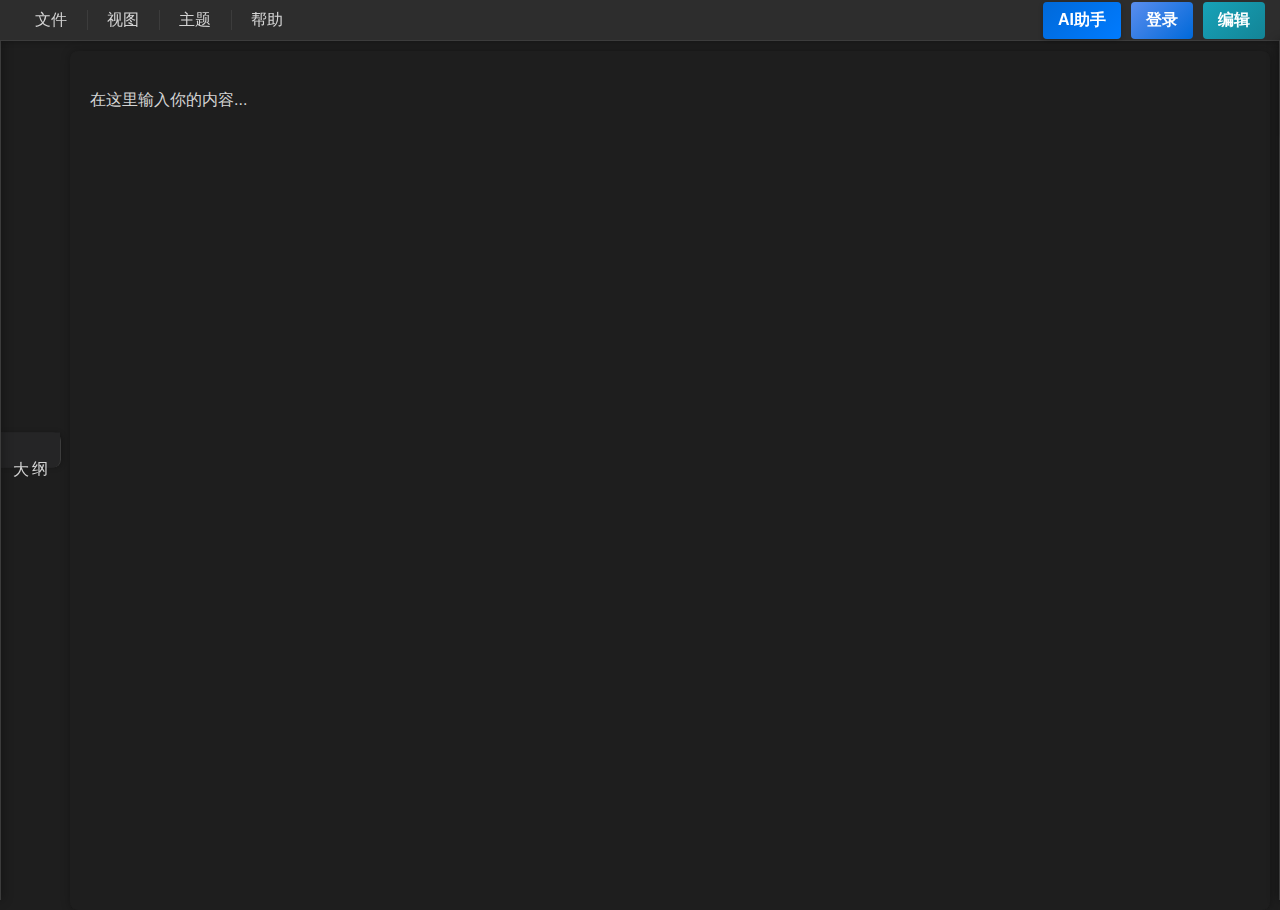
<file: target/classes/static/mainpage/index.html>
<!DOCTYPE html>
<html lang="en">
<head>
    <meta charset="UTF-8">
    <meta name="viewport" content="width=device-width, initial-scale=1.0">
    <title>主界面</title>
    <link rel="stylesheet" href="styles.css">
</head>
<body>
    <div class="app-container">
        <div class="menu-bar">
            <div class="menu-item">文件</div>
            <div class="menu-item">视图</div>
            <div class="menu-item">主题</div>
            <div class="menu-item">帮助</div>
            <div class="ai" id="ai-button">AI助手</div>
            <div class="login" id="loginButton">登录</div>
            <div class="edit">编辑</div>
        </div>

        <div class="tab-bar">
            <div class="tab">纲<br>大</div>
        </div>

        <div class="sidebar">
            <div class="sidebar-editor" contenteditable="true">
                <!-- 侧边栏可编辑区域 -->
                <p>侧边栏编辑内容...</p>
            </div>
        </div>

        <div class="editor-wrapper">
            <div class="editor-container">
                <div class="editor-area" contenteditable="true">
                    <!-- 可编辑区域 -->
                    <p>在这里输入你的内容...</p>
                </div>
            </div>
        </div>

        <!-- ai 侧边栏-->
        <div class="ai-sidebar">
            <div class="ai-header">
                <h3><i class="fas fa-magic"></i> AI写作助手</h3>
            </div>

            <div class="ai-conversation">
                <div class="ai-message ai-response">
                    <div class="avatar"><i class="fas fa-robot"></i></div>
                    <div class="message-content">你好！我是AI写作助手，有什么可以帮助您的？</div>
                </div>
            </div>

            <div class="ai-input-area">
                <input type="text" placeholder="输入您的问题或指令...">
                <button class="send-btn"><i class="fas fa-paper-plane"></i> </button>
            </div>
        </div>

    </div>

    <script src="script.js"></script>
</body>
</html>
</file>
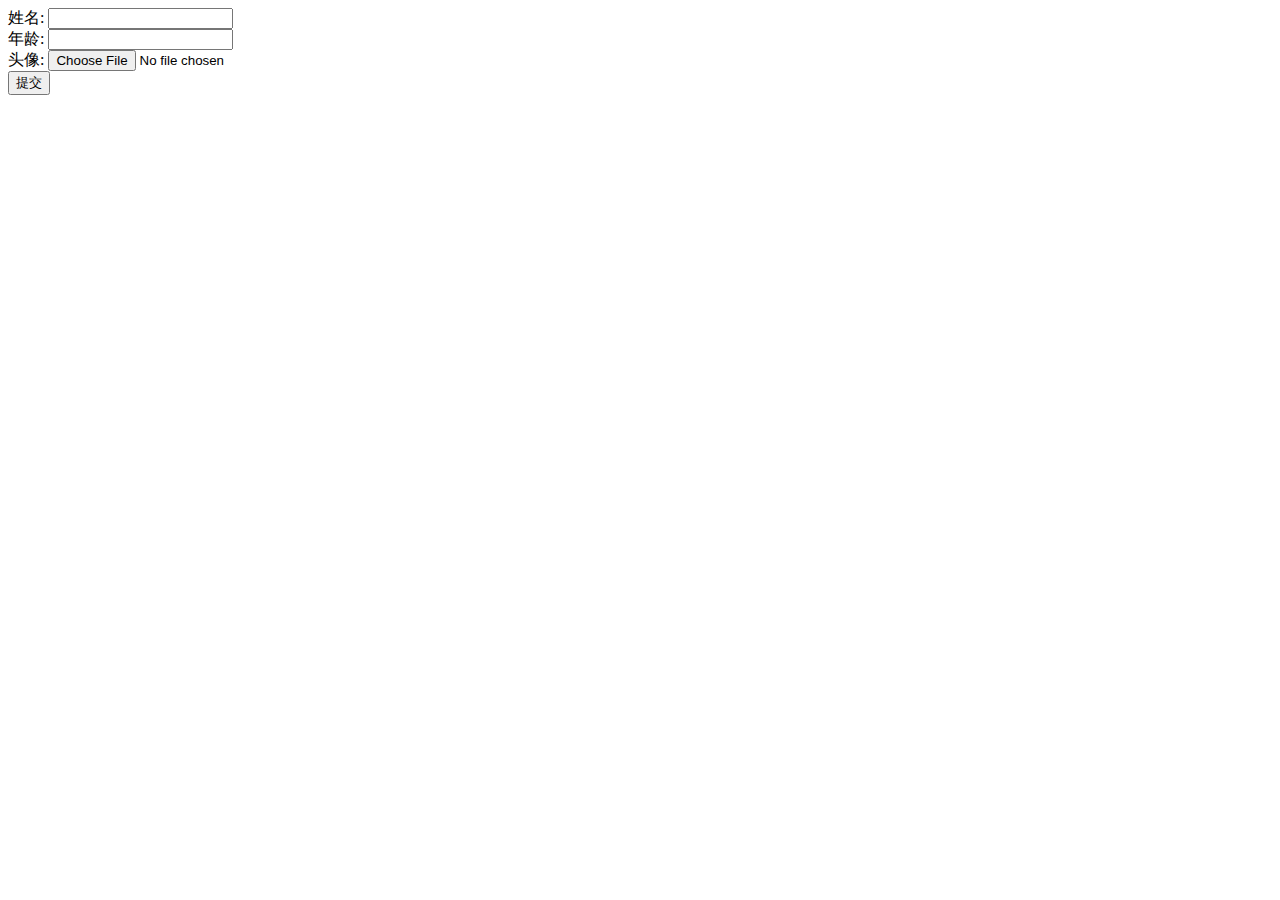
<file: target/classes/static/upload.html>
<!DOCTYPE html>
<html lang="en">
<head>
    <meta charset="UTF-8">
    <title>上传文件</title>
</head>
<body>

    <form action="/upload" method="post" enctype="multipart/form-data">
        姓名: <input type="text" name="name"><br>
        年龄: <input type="text" name="age"><br>
        头像: <input type="file" name="file"><br>
        <input type="submit" value="提交">
    </form>

</body>
</html>
</file>
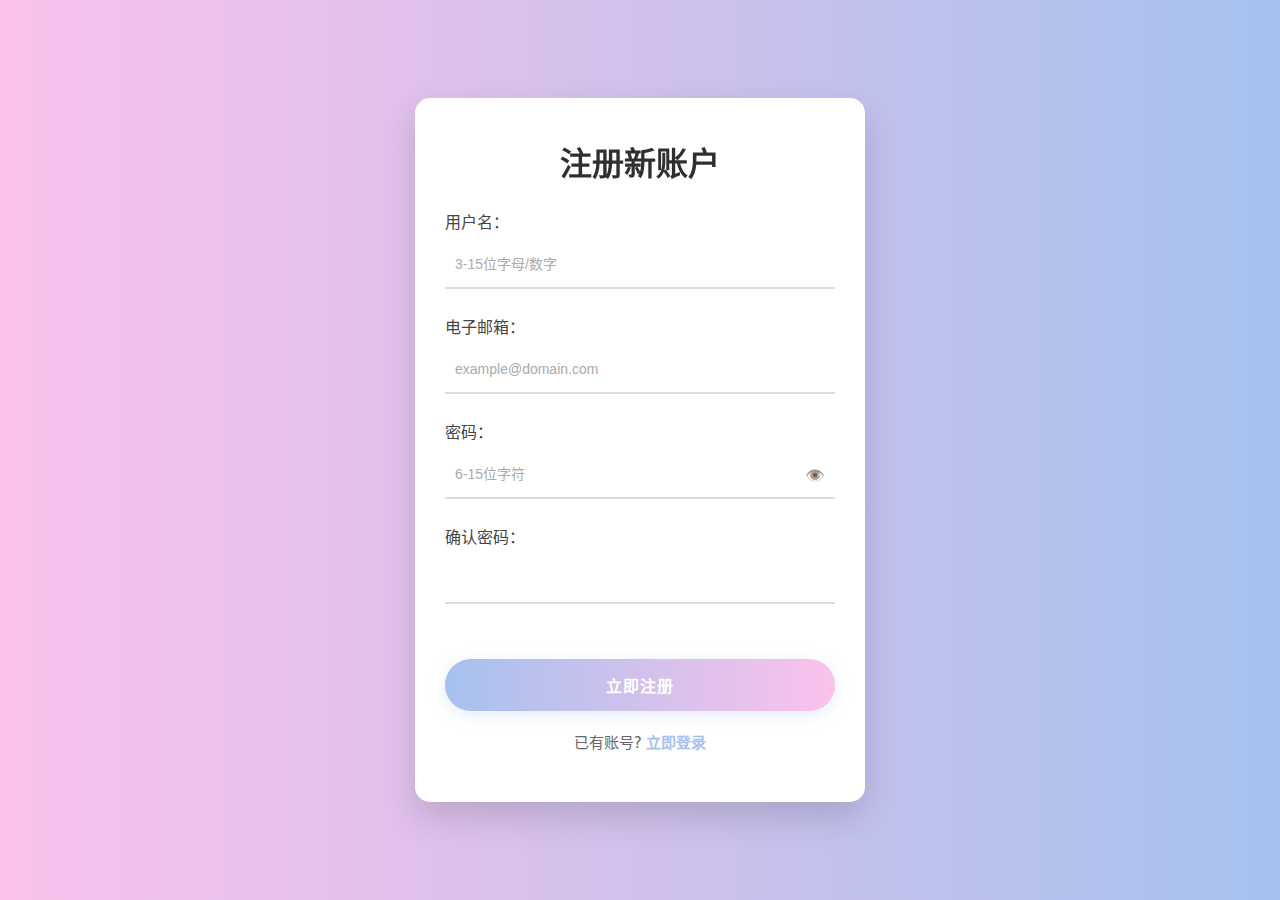
<file: target/classes/static/enrollpage/enroll.html>
<!DOCTYPE html>
<html lang="zh-CN">
<head>
    <meta charset="UTF-8">
    <meta name="viewport" content="width=device-width, initial-scale=1.0">
    <title>用户注册</title>

    <link rel="stylesheet" href="styles.css">
</head>
<body>
<!-- 新增的居中容器 -->
<div class="form-container">
    <!-- 原有内容完全不变 -->
    <form id="registerForm">
        <h2>注册新账户</h2>

        <div class="form-group">
            <label for="username">用户名：</label>
            <input type="text" id="username" name="username" placeholder="3-15位字母/数字" required>
        </div>

        <div class="form-group">
            <label for="email">电子邮箱：</label>
            <input type="email" id="email" name="email" placeholder="example@domain.com" required>
        </div>

        <div class="form-group">
            <label for="password">密码：</label>
            <div class="password-wrapper">
                <input type="password" id="password" name="password" placeholder="6-15位字符" required>
                <span class="toggle-password">👁️</span>
            </div>
        </div>

        <div class="form-group">
            <label for="confirmPassword">确认密码：</label>
            <input type="password" id="confirmPassword" name="confirmPassword" required>
        </div>

        <button type="submit">立即注册</button>
        <p class="login-link">已有账号? <a href="/login" id="backLoginButton">立即登录</a></p>
    </form>
</div>

<script src="script.js"></script>
</body>
</html>
</file>
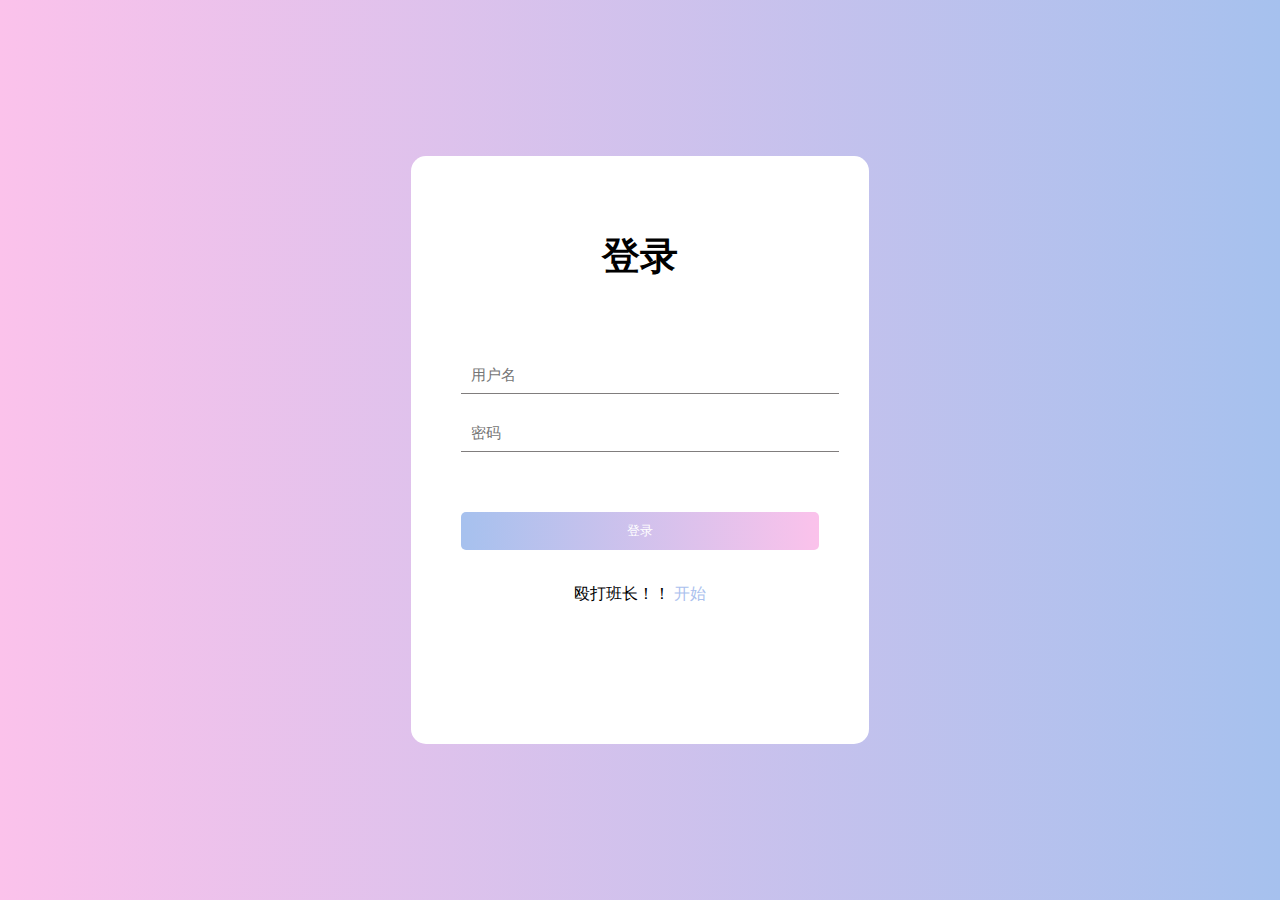
<file: target/classes/static/logpage/login.html>
<!DOCTYPE html>
<html lang="en">
<head>
    <meta charset="UTF-8">
    <meta name="viewport" content="width=device-width, initial-scale=1.0">
    <title>登录</title>
    <style>
        * {
            margin: 0;
            padding: 0;
        }
        html {
            height: 100%;
        }
        body {
            height: 100%;
        }
        .container {
            height: 100%;
            background-image: linear-gradient(to right, #fbc2eb, #a6c1ee);
        }
        .login-wrapper {
            background-color: #fff;
            width: 358px;
            height: 588px;
            border-radius: 15px;
            padding: 0 50px;
            position: relative;
            left: 50%;
            top: 50%;
            transform: translate(-50%, -50%);
        }
        .header {
            font-size: 38px;
            font-weight: bold;
            text-align: center;
            line-height: 200px;
        }
        .input-item {
            display: block;
            width: 100%;
            margin-bottom: 20px;
            border: 0;
            padding: 10px;
            border-bottom: 1px solid rgb(128, 125, 125);
            font-size: 15px;
            outline: none;
        }
        .input-item::placeholder {
            text-transform: uppercase;
        }
        .btn {
            text-align: center;
            padding: 10px;
            width: 100%;
            margin-top: 40px;
            background-image: linear-gradient(to right, #a6c1ee, #fbc2eb);
            color: #fff;
            border: none;
            border-radius: 5px;
            cursor: pointer;
            transition: all 0.3s;
        }
        .btn:focus {
            outline: none;
        }
        .btn:active {
            transform: scale(0.98);
            box-shadow: 0 2px 5px rgba(0,0,0,0.2);
        }
        .msg {
            text-align: center;
            line-height: 88px;
        }
        a {
            text-decoration-line: none;
            color: #abc1ee;
        }
    </style>
</head>
<body>
<div class="container">
    <div class="login-wrapper">
        <div class="header">登录</div>
        <div class="form-wrapper">
            <input type="text" name="username" placeholder="用户名" class="input-item" id="username">
            <input type="password" name="password" placeholder="密码" class="input-item" id="password">
            <button class="btn" id="loginButton" type="button">登录</button>
        </div>
        <div class="msg">
            殴打班长！！
            <a href="#" id="enrollButton">开始</a>
        </div>
    </div>
</div>
</body>
<script>
    // 获取注册按钮元素
    const enrollButton = document.getElementById('enrollButton');
    // 获取登录按钮和输入框元素
    const loginButton = document.getElementById('loginButton');
    const usernameInput = document.getElementById('username');
    const passwordInput = document.getElementById('password');

    // 注册按钮点击事件
    if (enrollButton) {
        enrollButton.addEventListener('click', function() {
            window.location.href = '../enrollpage/enroll.html';
        });
    }

    // 登录按钮点击事件
    // 登录按钮点击事件
    if (loginButton) {
        loginButton.addEventListener('click', async function() {
            // 获取输入的用户名和密码
            const username = usernameInput.value.trim();
            const password = passwordInput.value.trim();

            // 简单的表单验证
            if (!username || !password) {
                alert('请输入用户名和密码');
                return;
            }

            // 准备要发送的数据
            const loginData = {
                userName: username,
                passwordHash: password
            };

            try {
                // 发送POST请求到/login端点
                const response = await fetch('../login', {
                    method: 'POST',
                    headers: {
                        'Content-Type': 'application/json',
                    },
                    body: JSON.stringify(loginData)
                });

                // 解析响应数据
                const result = await response.json();

                // 根据返回结果处理
                if (result.code === 1) { // 成功
                    // 保存Token到localStorage
                    localStorage.setItem('token', result.data);
                    // 跳转到主页
                    window.location.href = '../index.html';
                } else { // 失败
                    alert(result.msg || '登录失败，用户名或密码错误');
                }
            } catch (error) {
                console.error('登录出错:', error);
                alert('登录过程中出现错误，请稍后再试');
            }
        });
    }
</script>
</html>
</file>
<file: target/classes/static/mainpage/styles.css>
body {
    margin: 0;
    padding: 0;
    font-family: 'Segoe UI', Arial, sans-serif;
    background-color: #1e1e1e;
    color: #d4d4d4;
    overflow: hidden;
}

.app-container {
    display: flex;
    flex-direction: column;
    height: 100vh;
}

/* 菜单栏样式 */
.menu-bar {
    display: flex;
    background: #2d2d2d;
    border-bottom: 1px solid #3c3c3c;
    height: 40px;
    align-items: center;
    padding: 0 15px;
    box-shadow: 0 2px 5px rgba(0,0,0,0.2);
    z-index: 100;
}

.menu-item {
    padding: 10px 20px;
    cursor: pointer;
    position: relative;
    user-select: none;
    transition: all 0.2s ease;
    border-radius: 4px;
}

.menu-item:not(:first-child)::before {
    content: "";
    position: absolute;
    left: 0;
    top: 25%;
    height: 50%;
    border-left: 1px solid #3c3c3c;
}

.menu-item.active {
    background: #2a2c02;
    color: #b8daff;
    font-weight: bold;
}

.menu-item:hover {
    background: #088cad;
}

.ai {
    background: linear-gradient(135deg, #0069d9, #007bff);
    color: white;
    padding: 8px 15px;
    margin-left: auto;
    border: none;
    border-radius: 4px;
    cursor: pointer;
    font-weight: bold;
    user-select: none;
    transition: all 0.2s ease;
    box-shadow: 0 2px 5px rgba(0,0,0,0.2);
}

.ai:hover {
    background: linear-gradient(135deg, #0056b3, #0069d9);
    transform: translateY(-2px);
}

.login {
    background: linear-gradient(135deg, #5a8dee, #0069d9);
    color: white;
    padding: 8px 15px;
    margin: 0 10px;
    border-radius: 4px;
    cursor: pointer;
    font-weight: bold;
    user-select: none;
    transition: all 0.2s ease;
}

.login:hover {
    background: linear-gradient(135deg, #4a7dee, #0056b3);
}

.edit {
    background: linear-gradient(135deg, #17a2b8, #138496);
    color: white;
    padding: 8px 15px;
    border-radius: 4px;
    cursor: pointer;
    font-weight: bold;
    user-select: none;
    transition: all 0.2s ease;
}

.edit:hover {
    background: linear-gradient(135deg, #138496, #117a8b);
}

/* 标签页样式 */
.tab-bar {
    position: fixed;
    left: 0;
    top: 50%;
    transform: translateY(-50%);
    display: flex;
    flex-direction: column;
    width: 60px;
    background-color: #2d2d2d;
    border-right: 1px solid #3c3c3c;
    z-index: 5;
    border-radius: 0 8px 8px 0;
    box-shadow: 2px 0 5px rgba(0,0,0,0.2);
}

.tab {
    padding: 15px 10px;
    cursor: pointer;
    text-align: center;
    line-height: 1.2;
    border-bottom: 1px solid #3c3c3c;
    writing-mode: vertical-rl;
    letter-spacing: 5px;
    user-select: none;
    transition: all 0.2s ease;
    background: #252526;
}

.tab:first-child {
    border-radius: 0 8px 0 0;
}

.tab:last-child {
    border-bottom: none;
    border-radius: 0 0 8px 0;
}

.tab.active {
    background: linear-gradient(90deg, #252526, #1e1e1e);
    border-right: 3px solid #007acc;
    color: #b8daff;
    font-weight: bold;
}

.tab:hover {
    background: #088cad;
}

/* 侧边栏样式 */
.sidebar {
    position: fixed;
    left: -250px;
    top: 40px;
    width: 250px;
    height: calc(100% - 40px);
    background-color: #252526;
    transition: left 0.3s ease;
    z-index: 10;
    border-right: 1px solid #3c3c3c;
    box-shadow: 2px 0 10px rgba(0,0,0,0.3);
}

.sidebar.active {
    left: 60px;
}

.sidebar-editor {
    padding: 20px;
    color: #d4d4d4;
    outline: none;
    background-color: #252526;
    height: 100%;
    overflow-y: auto;
}

/* 编辑器包装器 */
.editor-wrapper {
    flex: 1;
    display: flex;
    transition: all 0.3s ease;
    margin-left: 60px;
    height: calc(100vh - 40px);
    margin-right: 0;
}

.sidebar.active ~ .editor-wrapper {
    margin-left: 310px;
}

.editor-wrapper.ai-active {
    margin-right: 300px;
}

.sidebar.active ~ .editor-wrapper.ai-active {
    margin-left: 310px;
    margin-right: 300px;
}

/* 编辑器容器 */
.editor-container {
    flex: 1;
    display: flex;
    height: 100%;
    background: #1e1e1e;
    border-radius: 8px;
    margin: 10px;
    overflow: hidden;
    box-shadow: 0 0 10px rgba(0,0,0,0.3);
}

/* 可编辑区域 */
.editor-area {
    flex: 1;
    padding: 20px;
    overflow-y: auto;
    background-color: #1e1e1e;
    color: #d4d4d4;
    outline: none;
    line-height: 1.6;
}

/* AI侧边栏样式 */
.ai-sidebar {
    position: fixed;
    top: 40px;
    right: -300px;
    width: 300px;
    height: calc(100% - 40px);
    background-color: #252526;
    transition: right 0.3s ease;
    z-index: 1000;
    display: flex;
    flex-direction: column;
    border-left: 1px solid #3c3c3c;
    box-shadow: -2px 0 10px rgba(0,0,0,0.3);
}

.ai-sidebar.active {
    right: 0;
}

.ai-header {
    padding: 15px;
    background: linear-gradient(135deg, #1d3557, #2a3f5f);
    color: white;
    font-weight: bold;
    display: flex;
    align-items: center;
    gap: 10px;
    box-shadow: 0 2px 5px rgba(0,0,0,0.2);
}

.ai-header i {
    font-size: 1.2em;
    color: #64f5ff;
}

.ai-conversation {
    flex: 1;
    padding: 15px;
    overflow-y: auto;
    display: flex;
    flex-direction: column;
    gap: 15px;
}

.ai-message {
    display: flex;
    gap: 10px;
}

.avatar {
    width: 36px;
    height: 36px;
    background: #1d3557;
    border-radius: 50%;
    display: flex;
    align-items: center;
    justify-content: center;
    flex-shrink: 0;
}

.avatar i {
    color: #64f5ff;
}

.message-content {
    background: #2d2d2d;
    padding: 12px 15px;
    border-radius: 8px;
    line-height: 1.5;
    max-width: 80%;
    box-shadow: 0 2px 4px rgba(0,0,0,0.1);
}

.ai-response .message-content {
    background: #1a3a5f;
    border-bottom-left-radius: 2px;
}

.ai-input-area {
    padding: 15px;
    display: flex;
    gap: 10px;
    background-color: #2d2d2d;
    border-top: 1px solid #3c3c3c;
}

.ai-input-area input {
    flex: 1;
    padding: 12px 15px;
    border: 1px solid #3c3c3c;
    border-radius: 20px;
    background-color: #1e1e1e;
    color: #d4d4d4;
    outline: none;
    font-size: 14px;
    transition: all 0.2s ease;
}

.ai-input-area input:focus {
    border-color: #007bff;
    box-shadow: 0 0 0 2px rgba(0,123,255,0.2);
}

.send-btn {
    background: linear-gradient(135deg, #0069d9, #007bff);
    color: white;
    border: none;
    border-radius: 20px;
    padding: 10px 20px;
    cursor: pointer;
    display: flex;
    align-items: center;
    gap: 8px;
    font-weight: bold;
    transition: all 0.2s ease;
}

.send-btn:hover {
    background: linear-gradient(135deg, #0056b3, #0069d9);
    transform: translateY(-2px);
}

.send-btn i {
    font-size: 0.9em;
}

/* 滚动条美化 */
::-webkit-scrollbar {
    width: 8px;
}

::-webkit-scrollbar-track {
    background: #2d2d2d;
}

::-webkit-scrollbar-thumb {
    background: #007bff;
    border-radius: 4px;
}

::-webkit-scrollbar-thumb:hover {
    background: #0056b3;
}

/* 响应式调整 */
@media (max-width: 768px) {
    .sidebar {
        width: 200px;
    }

    .sidebar.active {
        left: 60px;
    }

    .editor-wrapper {
        margin-left: 60px;
    }

    .sidebar.active ~ .editor-wrapper {
        margin-left: 260px;
    }

    .ai-sidebar {
        width: 100%;
        right: -100%;
    }

    .ai-sidebar.active {
        right: 0;
    }
    
    .editor-wrapper.ai-active {
        margin-right: 0;
    }
    
    .menu-bar {
        padding: 0 10px;
    }
    
    .ai, .login, .edit {
        padding: 8px 10px;
        font-size: 14px;
    }
}
</file>
<file: target/classes/static/enrollpage/styles.css>
* {
    margin: 0;
    padding: 0;
    box-sizing: border-box;
}
html, body {
    height: 100%;
}
body {
    background-image: linear-gradient(to right, #fbc2eb, #a6c1ee);
    font-family: 'Segoe UI', system-ui, sans-serif;
    display: flex;
    justify-content: center;
    align-items: center;
    padding: 20px;
}
.form-container {
    background-color: #fff;
    border-radius: 15px;
    padding: 40px 30px;
    box-shadow: 0 15px 35px rgba(0, 0, 0, 0.15);
    width: 100%;
    max-width: 450px;
}

@keyframes fadeIn {
    from { opacity: 0; transform: translateY(20px); }
    to { opacity: 1; transform: translateY(0); }
}

h2 {
    font-size: 32px;
    font-weight: bold;
    text-align: center;
    padding: 0 0 25px;
    background: linear-gradient(to right, rgba(41, 40, 40, 0.97), rgba(41, 40, 40, 0.97));
    -webkit-background-clip: text;
    -webkit-text-fill-color: transparent;
}

.form-group {
    margin-bottom: 25px;
    position: relative;
}

label {
    display: block;
    margin-bottom: 8px;
    font-weight: 500;
    color: #444;
}

input[type="text"],
input[type="email"],
input[type="password"] {
    display: block;
    width: 100%;
    border: 0;
    padding: 14px 10px;
    border-bottom: 2px solid #ddd;
    font-size: 16px;
    outline: none;
    transition: all 0.3s;
}

.password-wrapper {
    position: relative;
}

.toggle-password {
    position: absolute;
    right: 10px;
    top: 50%;
    transform: translateY(-50%);
    cursor: pointer;
    user-select: none;
    opacity: 0.7;
    transition: opacity 0.3s;
}

.toggle-password:hover {
    opacity: 1;
    transform: translateY(-50%) scale(1.1);
}

input:focus {
    border-color: #a6c1ee;
    box-shadow: 0 5px 10px rgba(166, 193, 238, 0.15);
}

input::placeholder {
    color: #aaa;
    font-size: 14px;
}

button[type="submit"] {
    text-align: center;
    padding: 14px 0;
    width: 100%;
    margin-top: 30px;
    background-image: linear-gradient(to right, #a6c1ee, #fbc2eb);
    color: #fff;
    border: none;
    border-radius: 30px;
    font-weight: 600;
    cursor: pointer;
    font-size: 16px;
    letter-spacing: 1px;
    text-transform: uppercase;
    position: relative;
    overflow: hidden;
    transition: all 0.4s ease;
    box-shadow: 0 4px 15px rgba(166, 193, 238, 0.3);
}

button[type="submit"]:hover {
    transform: translateY(-3px);
    box-shadow: 0 7px 20px rgba(166, 193, 238, 0.4);
}

button[type="submit"]:active {
    transform: translateY(1px);
}

.login-link {
    text-align: center;
    padding: 20px 0 10px;
    font-size: 15px;
    color: #666;
}

a {
    text-decoration: none;
    color: #a6c1ee;
    font-weight: 600;
    transition: all 0.3s;
}

a:hover {
    text-decoration: underline;
    color: #fbc2eb;
}

/* 错误提示样式 */
.error-message {
    color: #e74c3c;
    font-size: 13px;
    margin-top: 6px;
    display: none;
}

/* 输入错误状态 */
input.error {
    border-color: #e74c3c;
}
</file>
